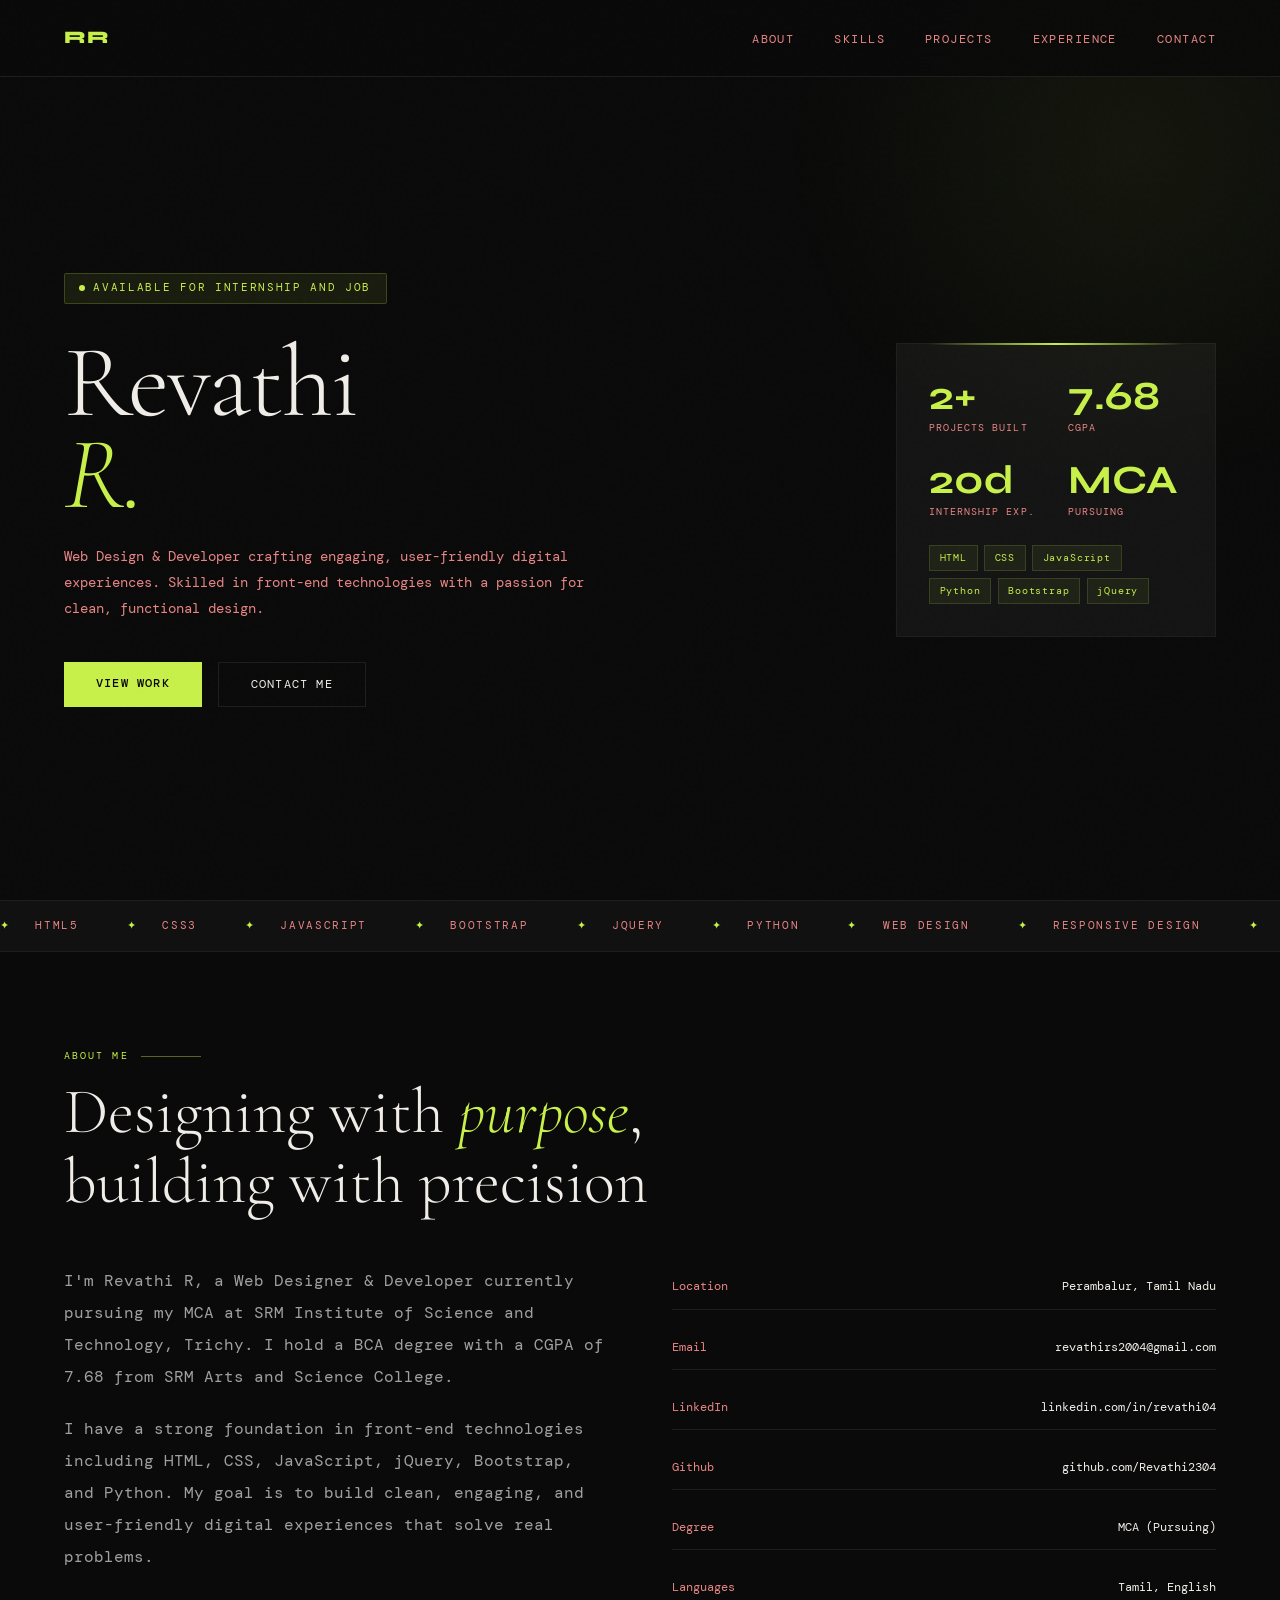
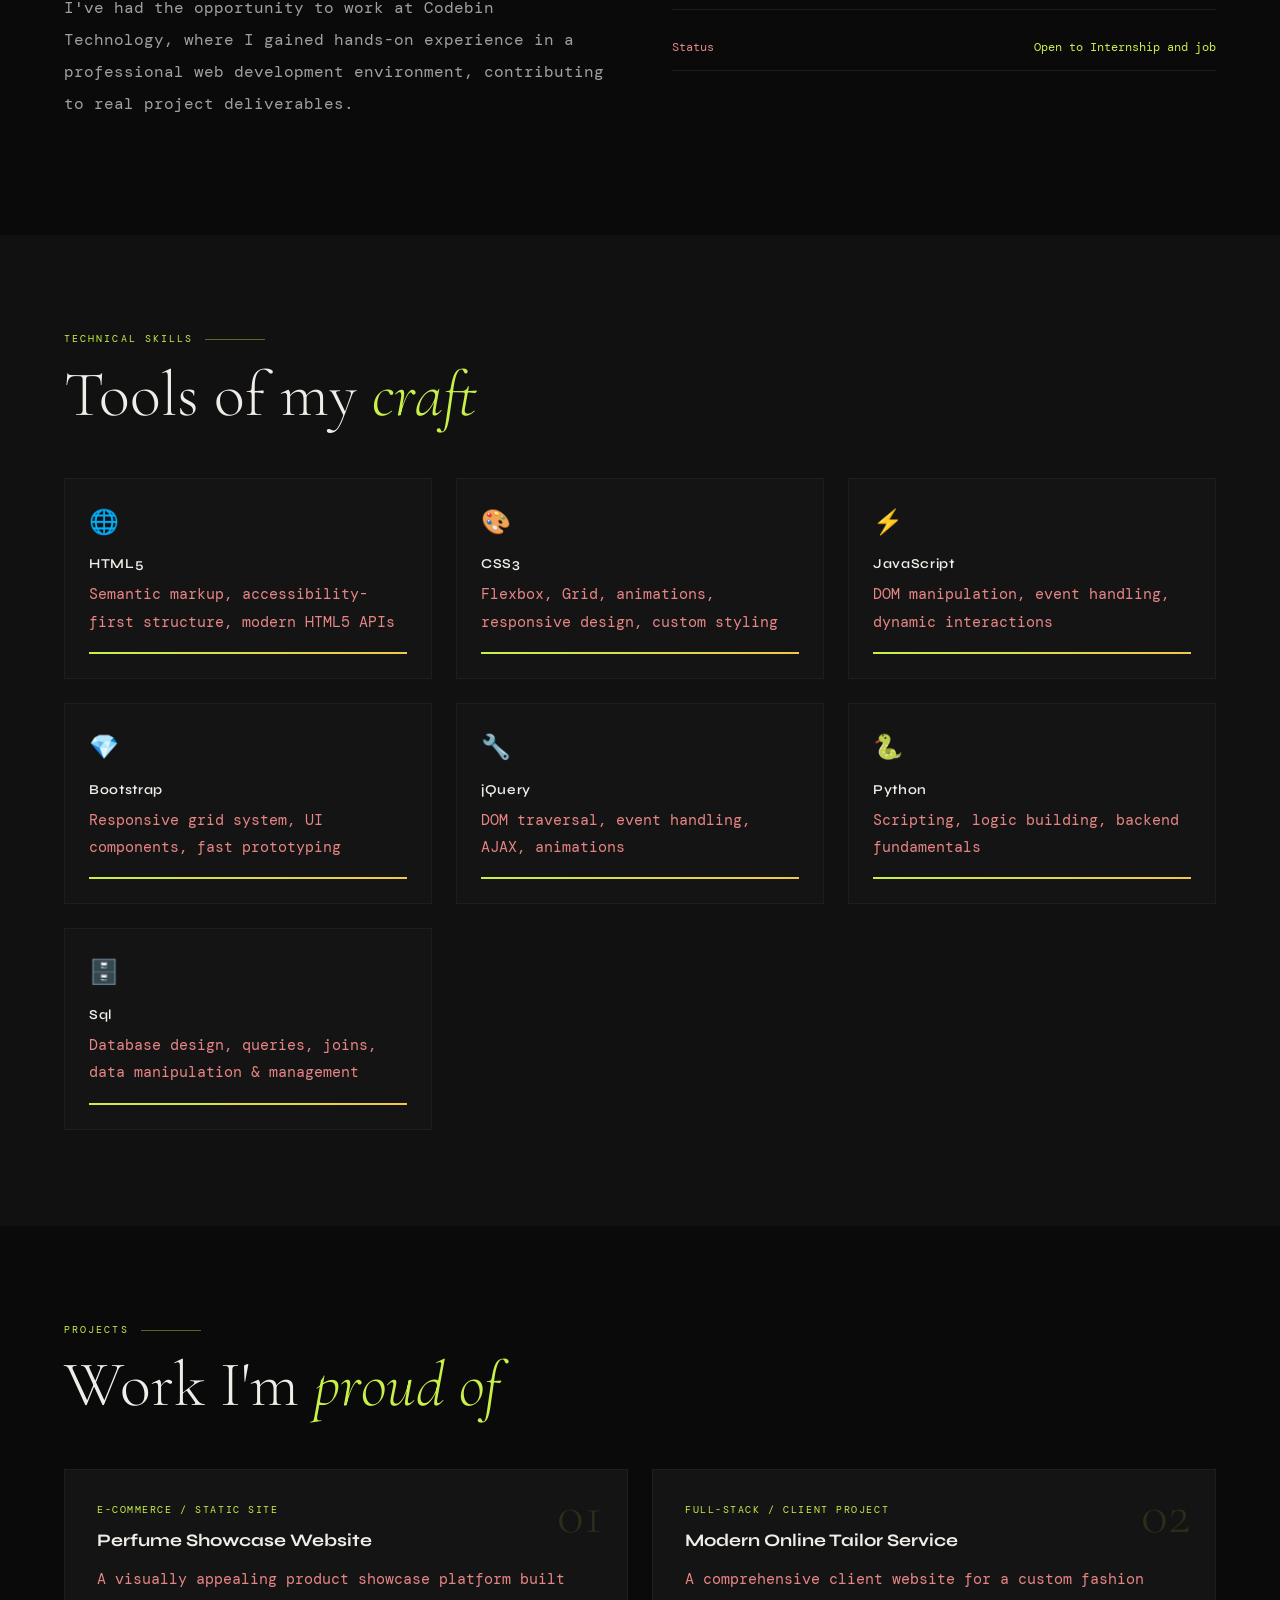
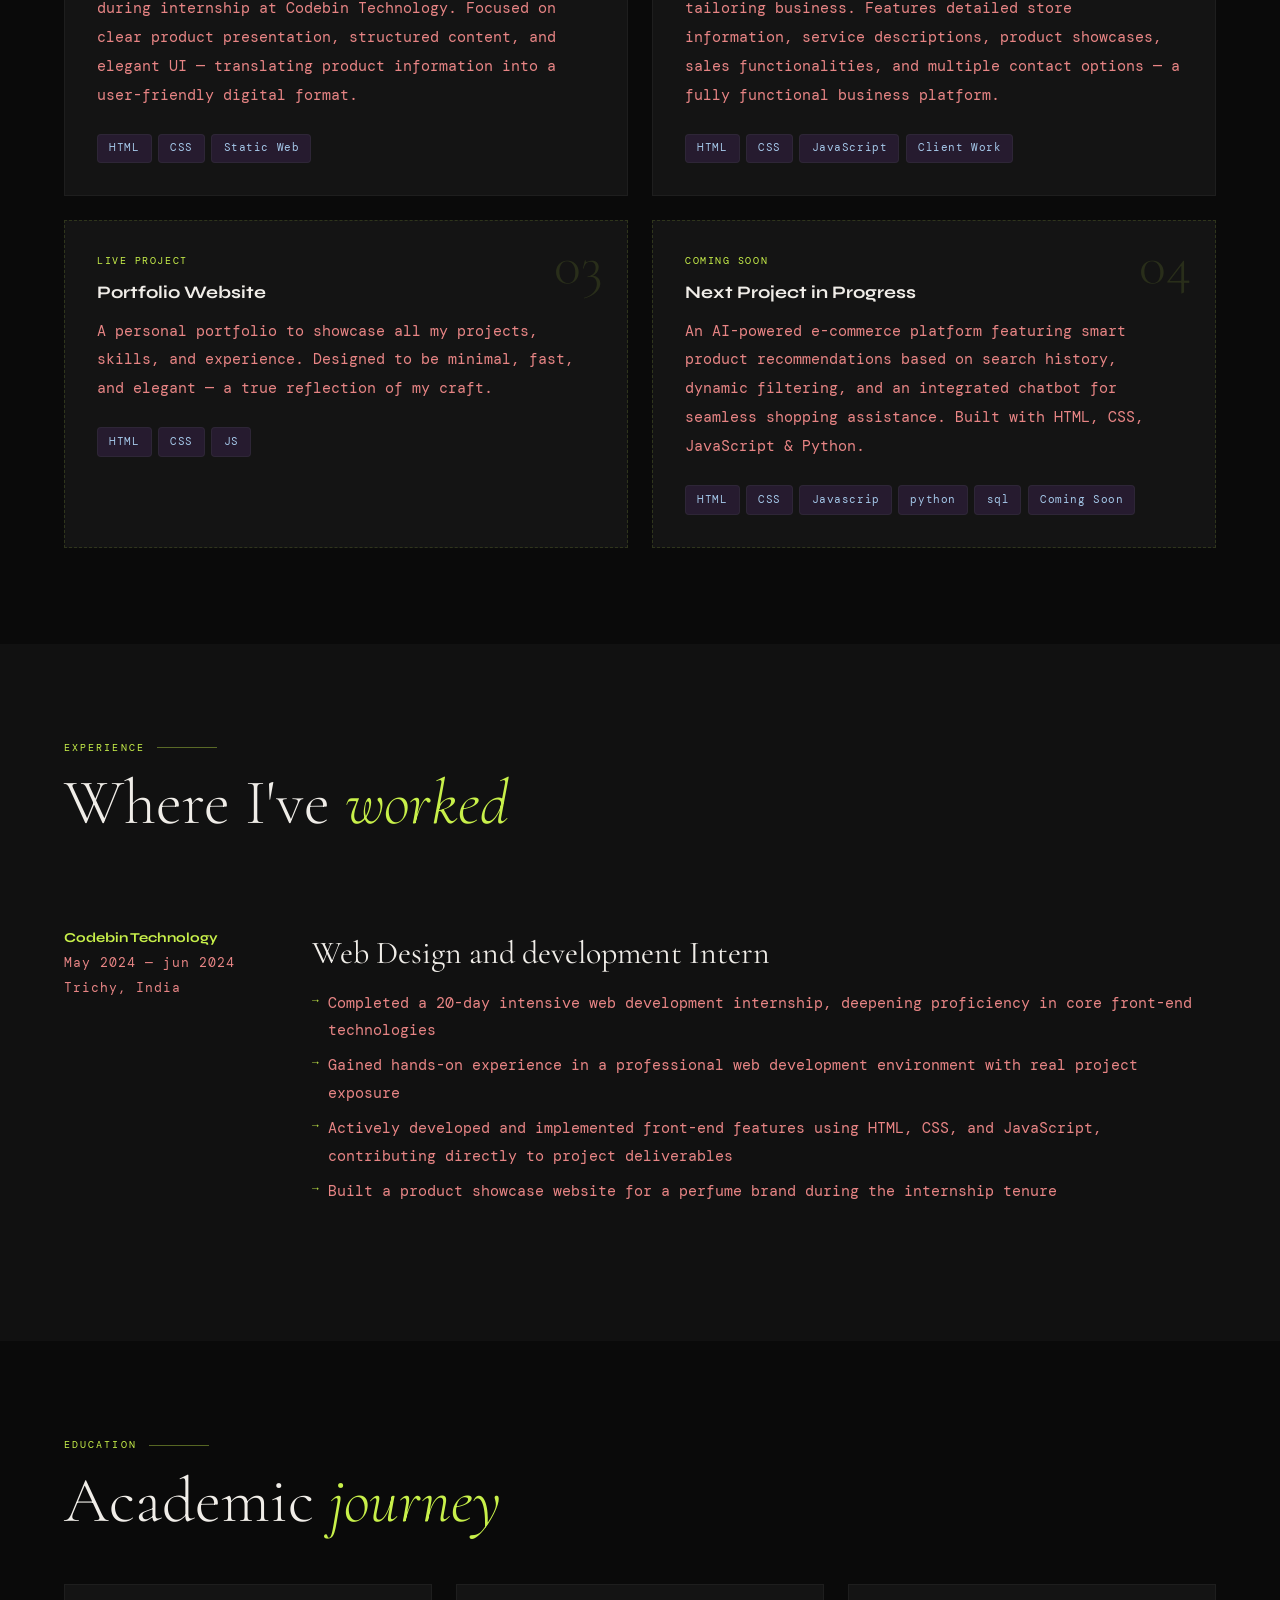
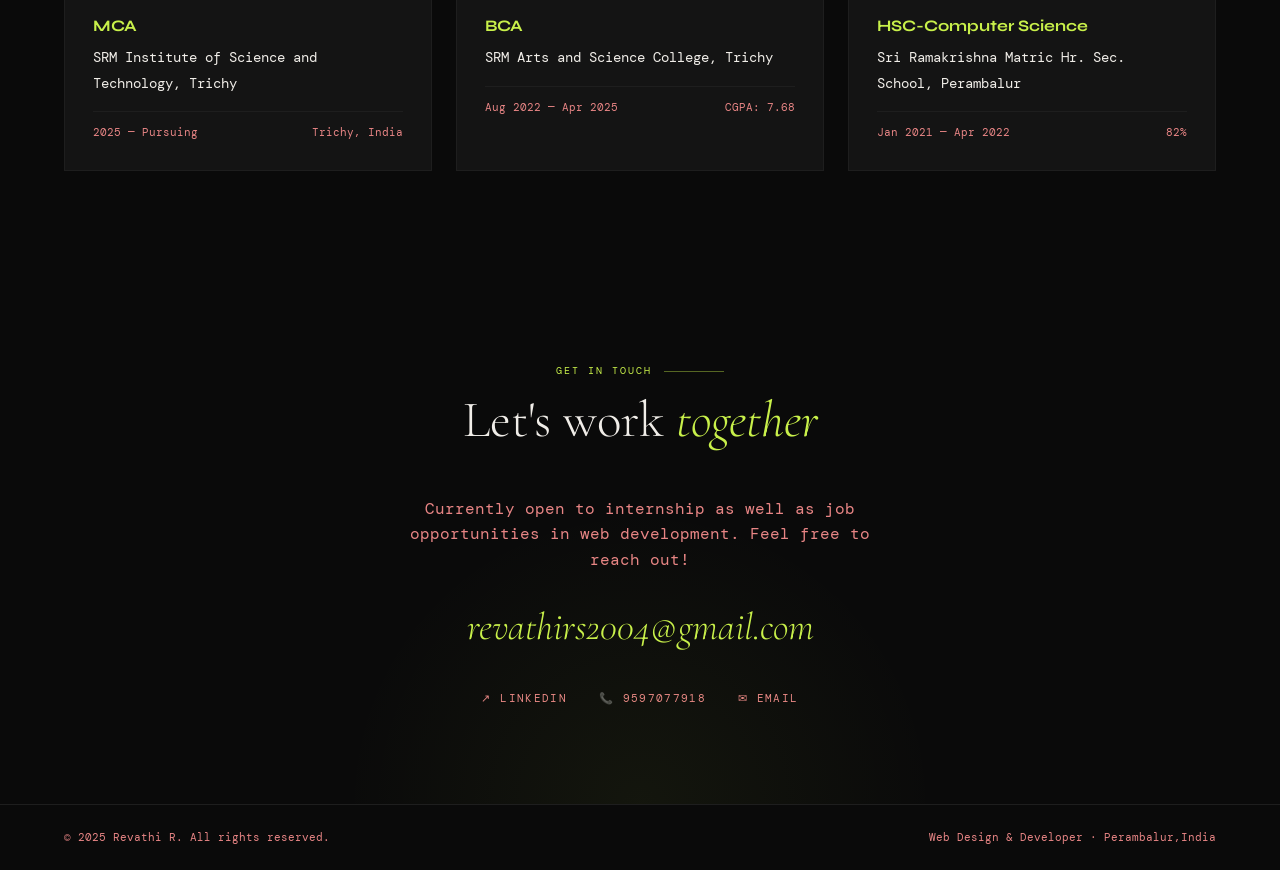
<file: index.html>
<!DOCTYPE html>
<html lang="en">
<head>
<meta charset="UTF-8">
<meta name="viewport" content="width=device-width, initial-scale=1.0">
<title>Revathi R — Web Designer & Developer</title>
<link href="https://fonts.googleapis.com/css2?family=Cormorant+Garamond:ital,wght@0,300;0,400;0,600;1,300;1,400&family=DM+Mono:wght@300;400;500&family=Syne:wght@400;600;700;800&display=swap" rel="stylesheet">
<link rel="stylesheet" href="style.css">
</head>
<body>
<!-- Nav -->
<nav>
  <a href="#" class="nav-logo">RR</a>
  <ul class="nav-links">
    <li><a href="#about">About</a></li>
    <li><a href="#skills">Skills</a></li>
    <li><a href="#projects">Projects</a></li>
    <li><a href="#experience">Experience</a></li>
    <li><a href="#contact">Contact</a></li>
  </ul>
</nav>

<!-- Hero -->
<section class="hero">
  <div class="hero-left">
    <div class="hero-tag">Available for Internship and Job</div>
    <h1 class="hero-name">Revathi<br><span>R.</span></h1>
    <p class="hero-desc">Web Design & Developer crafting engaging, user-friendly digital experiences. Skilled in front-end technologies with a passion for clean, functional design.</p>
    <div class="hero-ctas">
      <a href="#projects" class="btn-primary">View Work</a>
      <a href="#contact" class="btn-outline">Contact Me</a>
    </div>
  </div>
  <div class="hero-right">
    <div class="hero-card">
      <div class="stat-grid">
        <div class="stat-item">
          <div class="stat-num">2+</div>
          <div class="stat-label">Projects Built</div>
        </div>
        <div class="stat-item">
          <div class="stat-num">7.68</div>
          <div class="stat-label">CGPA</div>
        </div>
        <div class="stat-item">
          <div class="stat-num">20d</div>
          <div class="stat-label">Internship Exp.</div>
        </div>
        <div class="stat-item">
          <div class="stat-num">MCA</div>
          <div class="stat-label">Pursuing</div>
        </div>
      </div>
      <div class="skill-tags">
        <span class="skill-tag">HTML</span>
        <span class="skill-tag">CSS</span>
        <span class="skill-tag">JavaScript</span>
        <span class="skill-tag">Python</span>
        <span class="skill-tag">Bootstrap</span>
        <span class="skill-tag">jQuery</span>
      </div>
    </div>
  </div>
</section>

<!-- Marquee -->
<div class="marquee-section">
  <div class="marquee-track">
    <span class="marquee-item"><span>✦</span> HTML5</span>
    <span class="marquee-item"><span>✦</span> CSS3</span>
    <span class="marquee-item"><span>✦</span> JavaScript</span>
    <span class="marquee-item"><span>✦</span> Bootstrap</span>
    <span class="marquee-item"><span>✦</span> jQuery</span>
    <span class="marquee-item"><span>✦</span> Python</span>
    <span class="marquee-item"><span>✦</span> Web Design</span>
    <span class="marquee-item"><span>✦</span> Responsive Design</span>
    <span class="marquee-item"><span>✦</span> UI/UX</span>
    <span class="marquee-item"><span>✦</span> HTML5</span>
    <span class="marquee-item"><span>✦</span> CSS3</span>
    <span class="marquee-item"><span>✦</span> JavaScript</span>
    <span class="marquee-item"><span>✦</span> Bootstrap</span>
    <span class="marquee-item"><span>✦</span> jQuery</span>
    <span class="marquee-item"><span>✦</span> Python</span>
    <span class="marquee-item"><span>✦</span> Web Design</span>
    <span class="marquee-item"><span>✦</span> Responsive Design</span>
    <span class="marquee-item"><span>✦</span> UI/UX</span>
  </div>
</div>

<!-- About -->
<section id="about">
  <div class="section-label">About Me</div>
  <h2 class="section-title">Designing with <em>purpose</em>,<br>building with precision</h2>
  <div class="about-grid reveal">
    <div class="about-text">
      <p>I'm Revathi R, a Web Designer & Developer currently pursuing my MCA at SRM Institute of Science and Technology, Trichy. I hold a BCA degree with a CGPA of 7.68 from SRM Arts and Science College.</p>
      <p>I have a strong foundation in front-end technologies including HTML, CSS, JavaScript, jQuery, Bootstrap, and Python. My goal is to build clean, engaging, and user-friendly digital experiences that solve real problems.</p>
      <p>I've had the opportunity to work at Codebin Technology, where I gained hands-on experience in a professional web development environment, contributing to real project deliverables.</p>
    </div>
    <div class="about-details">
      <div class="detail-row">
        <span class="label">Location</span>
        <span class="value">Perambalur, Tamil Nadu</span>
      </div>
      <div class="detail-row">
        <span class="label">Email</span>
        <span class="value">revathirs2004@gmail.com</span>
      </div>
      <div class="detail-row">
        <span class="label">LinkedIn</span>
        <span class="value">linkedin.com/in/revathi04</span>
      </div>
      <div class="detail-row">
        <span class="label">Github</span>
        <span class="value">github.com/Revathi2304</span>
      </div>
      <div class="detail-row">
        <span class="label">Degree</span>
        <span class="value">MCA (Pursuing)</span>
      </div>
      <div class="detail-row">
        <span class="label">Languages</span>
        <span class="value">Tamil, English</span>
      </div>
      <div class="detail-row">
        <span class="label">Status</span>
        <span class="value" style="color: var(--accent);">Open to Internship and job</span>
      </div>
    </div>
  </div>
</section>

<!-- Skills -->
<section id="skills" class="skills-section">
  <div class="section-label">Technical Skills</div>
  <h2 class="section-title">Tools of my <em>craft</em></h2>
  <div class="skills-grid reveal">
    <div class="skill-card">
      <div class="skill-card-icon">🌐</div>
      <div class="skill-card-name">HTML5</div>
      <div class="skill-card-desc">Semantic markup, accessibility-first structure, modern HTML5 APIs</div>
      <div class="skill-bar-wrap"><div class="skill-bar" style="width:90%"></div></div>
    </div>
    <div class="skill-card">
      <div class="skill-card-icon">🎨</div>
      <div class="skill-card-name">CSS3</div>
      <div class="skill-card-desc">Flexbox, Grid, animations, responsive design, custom styling</div>
      <div class="skill-bar-wrap"><div class="skill-bar" style="width:85%"></div></div>
    </div>
    <div class="skill-card">
      <div class="skill-card-icon">⚡</div>
      <div class="skill-card-name">JavaScript</div>
      <div class="skill-card-desc">DOM manipulation, event handling, dynamic interactions</div>
      <div class="skill-bar-wrap"><div class="skill-bar" style="width:75%"></div></div>
    </div>
    <div class="skill-card">
      <div class="skill-card-icon">💎</div>
      <div class="skill-card-name">Bootstrap</div>
      <div class="skill-card-desc">Responsive grid system, UI components, fast prototyping</div>
      <div class="skill-bar-wrap"><div class="skill-bar" style="width:80%"></div></div>
    </div>
    <div class="skill-card">
      <div class="skill-card-icon">🔧</div>
      <div class="skill-card-name">jQuery</div>
      <div class="skill-card-desc">DOM traversal, event handling, AJAX, animations</div>
      <div class="skill-bar-wrap"><div class="skill-bar" style="width:70%"></div></div>
    </div>
    <div class="skill-card">
      <div class="skill-card-icon">🐍</div>
      <div class="skill-card-name">Python</div>
      <div class="skill-card-desc">Scripting, logic building, backend fundamentals</div>
      <div class="skill-bar-wrap"><div class="skill-bar" style="width:65%"></div></div>
    </div>
    <div class="skill-card">
        <div class="skill-card-icon">🗄️</div>
        <div class="skill-card-name">Sql</div>
        <div class="skill-card-desc">Database design, queries, joins, data manipulation & management</div>
        <div class="skill-bar-wrap"><div class="skill-bar" style="width:65%"></div></div>
      </div>
  </div>
</section>

<!-- Projects -->
<section id="projects">
  <div class="section-label">Projects</div>
  <h2 class="section-title">Work I'm <em>proud of</em></h2>
  <div class="projects-grid reveal">
    <div class="project-card">
      <div class="project-num">01</div>
      <div class="project-type">E-commerce / Static Site</div>
      <div class="project-title">Perfume Showcase Website</div>
      <div class="project-desc">A visually appealing product showcase platform built during internship at Codebin Technology. Focused on clear product presentation, structured content, and elegant UI — translating product information into a user-friendly digital format.</div>
      <div class="project-stack">
        <span class="stack-tag">HTML</span>
        <span class="stack-tag">CSS</span>
        <span class="stack-tag">Static Web</span>
      </div>
    </div>
    <div class="project-card">
      <div class="project-num">02</div>
      <div class="project-type">Full-Stack / Client Project</div>
      <div class="project-title">Modern Online Tailor Service</div>
      <div class="project-desc">A comprehensive client website for a custom fashion tailoring business. Features detailed store information, service descriptions, product showcases, sales functionalities, and multiple contact options — a fully functional business platform.</div>
      <div class="project-stack">
        <span class="stack-tag">HTML</span>
        <span class="stack-tag">CSS</span>
        <span class="stack-tag">JavaScript</span>
        <span class="stack-tag">Client Work</span>
      </div>
    </div>
    <div class="project-card" style="border-style: dashed; border-color: rgba(200,240,74,0.15);">
        <div class="project-num">03</div>
        <div class="project-type">Live Project</div>
        <div class="project-title">Portfolio Website</div>
        <div class="project-desc">A personal portfolio to showcase all my projects, skills, and experience. Designed to be minimal, fast, and elegant — a true reflection of my craft.</div>
        <div class="project-stack">
          <span class="stack-tag">HTML</span>
          <span class="stack-tag">CSS</span>
          <span class="stack-tag">JS</span>
        </div>
      </div>
    <div class="project-card" style="border-style: dashed; border-color: rgba(200,240,74,0.15);">
      <div class="project-num">04</div>
      <div class="project-type">Coming Soon</div>
      <div class="project-title">Next Project in Progress</div>
      <div class="project-desc">An AI-powered e-commerce platform featuring smart product recommendations based on search history, dynamic filtering, and an integrated chatbot for seamless shopping assistance. Built with HTML, CSS, JavaScript & Python.</div>
      <div class="project-stack">
        <span class="stack-tag">HTML</span>
        <span class="stack-tag">CSS</span>
        <span class="stack-tag">Javascrip</span>
        <span class="stack-tag">python</span>
        <span class="stack-tag">sql</span>
        <span class="stack-tag">Coming Soon</span>
      </div>
    </div>
    
  </div>
</section>

<!-- Experience -->
<section id="experience" class="experience-section">
  <div class="section-label">Experience</div>
  <h2 class="section-title">Where I've <em>worked</em></h2>
  <div class="reveal">
    <div class="exp-item">
      <div class="exp-meta">
        <div class="exp-company">Codebin Technology</div>
        <div class="exp-duration">May 2024 — jun 2024</div>
        <div class="exp-duration" style="margin-top:0.3rem">Trichy, India</div>
      </div>
      <div>
        <div class="exp-role">Web Design and development Intern</div>
        <ul class="exp-points">
          <li>Completed a 20-day intensive web development internship, deepening proficiency in core front-end technologies</li>
          <li>Gained hands-on experience in a professional web development environment with real project exposure</li>
          <li>Actively developed and implemented front-end features using HTML, CSS, and JavaScript, contributing directly to project deliverables</li>
          <li>Built a product showcase website for a perfume brand during the internship tenure</li>
        </ul>
      </div>
    </div>
  </div>
</section>

<!-- Education -->
<section id="education">
  <div class="section-label">Education</div>
  <h2 class="section-title">Academic <em>journey</em></h2>
  <div class="edu-grid reveal">
    <div class="edu-card">
      <div class="edu-degree">MCA</div>
      <div class="edu-school">SRM Institute of Science and Technology, Trichy</div>
      <div class="edu-meta">
        <span>2025 — Pursuing</span>
        <span>Trichy, India</span>
      </div>
    </div>
    <div class="edu-card">
      <div class="edu-degree">BCA</div>
      <div class="edu-school">SRM Arts and Science College, Trichy</div>
      <div class="edu-meta">
        <span>Aug 2022 — Apr 2025</span>
        <span>CGPA: 7.68</span>
      </div>
    </div>
    <div class="edu-card">
      <div class="edu-degree">HSC-Computer Science</div>
      <div class="edu-school">Sri Ramakrishna Matric Hr. Sec. School, Perambalur</div>
      <div class="edu-meta">
        <span>Jan 2021 — Apr 2022</span>
        <span>82%</span>
      </div>
    </div>
  </div>
</section>

<!-- Contact -->
<section id="contact" class="contact-section">
  <div class="section-label" style="justify-content:center">Get In Touch</div>
  <h2 class="section-title" style="font-size:clamp(2rem,4vw,3.5rem)">Let's work <em>together</em></h2>
  <p style="color:var(--muted);font-size:1rem;max-width:500px;margin:0 auto">Currently open to internship as well as job  opportunities in web development. Feel free to reach out!</p>
  <a href="mailto:revathirs2004@gmail.com" class="contact-email">revathirs2004@gmail.com</a>
  <div class="contact-links">
<a href="https://www.linkedin.com/" class="contact-link" target="_blank" rel="noopener noreferrer">
  ↗ LinkedIn </a>
    <a href="tel:9597077918" class="contact-link">📞 9597077918</a>
    <a href="mailto:revathirs2004@gmail.com" class="contact-link">✉ Email </a>
  </div>
</section>

<!-- Footer -->
<footer>
  <span>© 2025 Revathi R. All rights reserved.</span>
  <span>Web Design & Developer · Perambalur,India</span>
</footer>

<script>
  // Scroll reveal
  const observer = new IntersectionObserver(entries => {
    entries.forEach(e => { if (e.isIntersecting) e.target.classList.add('visible'); });
  }, { threshold: 0.1 });

  document.querySelectorAll('.reveal').forEach(el => observer.observe(el));
</script>
</body>
</html>
</file>
<file: style.css>
:root {
    --bg: #0a0a0a;
    --surface: #111111;
    --border: #1e1e1e;
    --accent: #c8f04a;
    --accent2: #f0c84a;
    --text: #f0ede8;
    --muted: #e88585;
    --card: #141414;
  }

  *, *::before, *::after { box-sizing: border-box; margin: 0; padding: 0; }

  html { scroll-behavior: smooth; }

  body {
    background: var(--bg);
    color: var(--text);
    font-family: 'DM Mono', monospace;
    font-size: 14px;
    line-height: 1.6;
    overflow-x: hidden;
    
  }

  

  /* Noise overlay */
  body::before {
    content: '';
    position: fixed;
    inset: 0;
    background-image: url("data:image/svg+xml,%3Csvg viewBox='0 0 256 256' xmlns='http://www.w3.org/2000/svg'%3E%3Cfilter id='noise'%3E%3CfeTurbulence type='fractalNoise' baseFrequency='0.9' numOctaves='4' stitchTiles='stitch'/%3E%3C/filter%3E%3Crect width='100%25' height='100%25' filter='url(%23noise)' opacity='0.03'/%3E%3C/svg%3E");
    pointer-events: none;
    z-index: 100;
    opacity: 0.4;
  }

  /* Nav */
  nav {
    position: fixed;
    top: 0; left: 0; right: 0;
    z-index: 50;
    display: flex;
    justify-content: space-between;
    align-items: center;
    padding: 1.5rem 4rem;
    background: rgba(10,10,10,0.85);
    backdrop-filter: blur(20px);
    border-bottom: 1px solid var(--border);
  }

  .nav-logo {
    font-family: 'Syne', sans-serif;
    font-weight: 800;
    font-size: 1.1rem;
    color: var(--accent);
    letter-spacing: 0.05em;
    text-decoration: none;
  }

  .nav-links {
    display: flex;
    gap: 2.5rem;
    list-style: none;
  }

  .nav-links a {
    color: var(--muted);
    text-decoration: none;
    font-size: 0.75rem;
    letter-spacing: 0.12em;
    text-transform: uppercase;
    transition: color 0.2s;
  }

  .nav-links a:hover { color: var(--accent); }

  /* Hero */
  .hero {
    min-height: 100vh;
    display: grid;
    grid-template-columns: 1fr 1fr;
    align-items: center;
    padding: 0 4rem;
    padding-top: 5rem;
    position: relative;
    overflow: hidden;
  }

  .hero::after {
    content: '';
    position: absolute;
    top: -200px; right: -200px;
    width: 700px; height: 700px;
    background: radial-gradient(circle, rgba(200,240,74,0.06) 0%, transparent 70%);
    pointer-events: none;
  }

  .hero-tag {
    display: inline-flex;
    align-items: center;
    gap: 0.5rem;
    background: rgba(200,240,74,0.08);
    border: 1px solid rgba(200,240,74,0.2);
    color: var(--accent);
    padding: 0.35rem 0.9rem;
    border-radius: 2px;
    font-size: 0.7rem;
    letter-spacing: 0.15em;
    text-transform: uppercase;
    margin-bottom: 2rem;
    animation: fadeUp 0.6s ease both;
  }

  .hero-tag::before {
    content: '';
    width: 6px; height: 6px;
    background: var(--accent);
    border-radius: 50%;
    animation: pulse 2s infinite;
  }

  @keyframes pulse {
    0%, 100% { opacity: 1; transform: scale(1); }
    50% { opacity: 0.4; transform: scale(0.8); }
  }

  .hero-name {
    font-family: 'Cormorant Garamond', serif;
    font-size: clamp(4rem, 8vw, 7rem);
    font-weight: 300;
    line-height: 0.9;
    letter-spacing: -0.02em;
    margin-bottom: 1.5rem;
    animation: fadeUp 0.6s 0.1s ease both;
  }

  .hero-name span {
    font-style: italic;
    color: var(--accent);
  }

  .hero-desc {
    color: var(--muted);
    font-size: 0.9rem;
    line-height: 1.8;
    max-width: 520px;
    margin-bottom: 2.5rem;
    animation: fadeUp 0.6s 0.2s ease both;
  }

  .hero-ctas {
    display: flex;
    gap: 1rem;
    animation: fadeUp 0.6s 0.3s ease both;
  }

  .btn-primary {
    background: var(--accent);
    color: #0a0a0a;
    padding: 0.75rem 2rem;
    font-family: 'DM Mono', monospace;
    font-size: 0.75rem;
    letter-spacing: 0.1em;
    text-transform: uppercase;
    border: none;
    text-decoration: none;
    transition: all 0.2s;
    font-weight: 500;
  }

  .btn-primary:hover { background: var(--accent2); transform: translateY(-2px); }

  .btn-outline {
    background: transparent;
    color: var(--text);
    padding: 0.75rem 2rem;
    font-family: 'DM Mono', monospace;
    font-size: 0.75rem;
    letter-spacing: 0.1em;
    text-transform: uppercase;
    border: 1px solid var(--border);
    text-decoration: none;
    transition: all 0.2s;
  }

  .btn-outline:hover { border-color: var(--accent); color: var(--accent); }

  /* Hero right side */
  .hero-right {
    display: flex;
    justify-content: flex-end;
    align-items: center;
    position: relative;
    animation: fadeUp 0.6s 0.4s ease both;
  }

  .hero-card {
    background: var(--card);
    border: 1px solid var(--border);
    padding: 2rem;
    width: 320px;
    position: relative;
  }

  .hero-card::before {
    content: '';
    position: absolute;
    top: -1px; left: 2rem; right: 2rem;
    height: 2px;
    background: linear-gradient(90deg, transparent, var(--accent), transparent);
  }

  .stat-grid {
    display: grid;
    grid-template-columns: 1fr 1fr;
    gap: 1.5rem;
    margin-bottom: 1.5rem;
  }

  .stat-item { }
  .stat-num {
    font-family: 'Syne', sans-serif;
    font-size: 2.5rem;
    font-weight: 700;
    color: var(--accent);
    line-height: 1;
  }
  .stat-label {
    font-size: 0.65rem;
    color: var(--muted);
    letter-spacing: 0.1em;
    text-transform: uppercase;
    margin-top: 0.25rem;
  }

  .skill-tags {
    display: flex;
    flex-wrap: wrap;
    gap: 0.4rem;
  }

  .skill-tag {
    background: rgba(200,240,74,0.06);
    border: 1px solid rgba(200,240,74,0.15);
    color: var(--accent);
    padding: 0.25rem 0.6rem;
    font-size: 0.65rem;
    letter-spacing: 0.08em;
  }

  @keyframes fadeUp {
    from { opacity: 0; transform: translateY(20px); }
    to { opacity: 1; transform: translateY(0); }
  }

  /* Marquee */
  .marquee-section {
    border-top: 1px solid var(--border);
    border-bottom: 1px solid var(--border);
    padding: 1rem 0;
    overflow: hidden;
    background: var(--surface);
  }

  .marquee-track {
    display: flex;
    gap: 3rem;
    animation: marquee 20s linear infinite;
    white-space: nowrap;
  }

  .marquee-item {
    font-size: 0.7rem;
    letter-spacing: 0.15em;
    text-transform: uppercase;
    color: var(--muted);
    flex-shrink: 0;
  }

  .marquee-item span { color: var(--accent); margin-right: 1rem; }

  @keyframes marquee {
    from { transform: translateX(0); }
    to { transform: translateX(-50%); }
  }

  /* Sections */
  section { padding: 6rem 4rem; }

  .section-label {
    font-size: 0.65rem;
    letter-spacing: 0.2em;
    text-transform: uppercase;
    color: var(--accent);
    margin-bottom: 0.75rem;
    display: flex;
    align-items: center;
    gap: 0.75rem;
  }

  .section-label::after {
    content: '';
    flex: 1;
    max-width: 60px;
    height: 1px;
    background: var(--accent);
    opacity: 0.4;
  }

  .section-title {
    font-family: 'Cormorant Garamond', serif;
    font-size: clamp(2.5rem, 5vw, 4rem);
    font-weight: 300;
    line-height: 1.1;
    margin-bottom: 3rem;
  }

  .section-title em {
    font-style: italic;
    color: var(--accent);
  }

  /* About */
  .about-grid {
    display: grid;
    grid-template-columns: 1fr 1fr;
    gap: 4rem;
    align-items: start;
  }

  .about-text {
    color: #a0a0a0;
    font-size: 1rem;
    line-height: 2;
  }

  .about-text p { margin-bottom: 1.2rem; }

  .about-details {
    display: flex;
    flex-direction: column;
    gap: 1rem;
  }

  .detail-row {
    display: flex;
    justify-content: space-between;
    align-items: center;
    padding: 0.75rem 0;
    border-bottom: 1px solid var(--border);
    font-size: 0.75rem;
  }

  .detail-row .label { color: var(--muted); }
  .detail-row .value { color: var(--text); }

  /* Skills */
  .skills-section { background: var(--surface); }

  .skills-grid {
    display: grid;
    grid-template-columns: repeat(3, 1fr);
    gap: 1.5rem;
  }

  .skill-card {
    background: var(--card);
    border: 1px solid var(--border);
    padding: 1.5rem;
    position: relative;
    transition: border-color 0.2s, transform 0.2s;
  }

  .skill-card:hover {
    border-color: rgba(200,240,74,0.3);
    transform: translateY(-4px);
  }

  .skill-card-icon {
    font-size: 1.5rem;
    margin-bottom: 0.75rem;
  }

  .skill-card-name {
    font-family: 'Syne', sans-serif;
    font-size: 0.85rem;
    font-weight: 600;
    margin-bottom: 0.4rem;
    letter-spacing: 0.05em;
  }

  .skill-card-desc {
    font-size: 0.95rem;
    color: #e88585;
    line-height: 1.8;
  }

  .skill-bar-wrap {
    margin-top: 1rem;
    height: 2px;
    background: var(--border);
  }

  .skill-bar {
     height: 100%;
    width: 100% !important;
    background: linear-gradient(90deg, var(--accent), var(--accent2));
    transition: width 1s ease;
}
  

  /* Projects */
  .projects-grid {
    display: grid;
    grid-template-columns: 1fr 1fr;
    gap: 1.5rem;
  }

  .project-card {
    background: var(--card);
    border: 1px solid var(--border);
    padding: 2rem;
    position: relative;
    transition: all 0.3s;
    overflow: hidden;
  }

  .project-card::before {
    content: '';
    position: absolute;
    inset: 0;
    background: linear-gradient(135deg, rgba(200,240,74,0.04), transparent);
    opacity: 0;
    transition: opacity 0.3s;
  }

  .project-card:hover::before { opacity: 1; }
  .project-card:hover { border-color: rgba(200,240,74,0.25); transform: translateY(-4px); }

  .project-num {
    font-family: 'Cormorant Garamond', serif;
    font-size: 3.5rem;
    font-weight: 300;
    color: rgba(200,240,74,0.12);
    position: absolute;
    top: 1rem; right: 1.5rem;
    line-height: 1;
  }

  .project-type {
    font-size: 0.65rem;
    letter-spacing: 0.15em;
    text-transform: uppercase;
    color: var(--accent);
    margin-bottom: 0.75rem;
  }

  .project-title {
    font-family: 'Syne', sans-serif;
    font-size: 1.1rem;
    font-weight: 700;
    margin-bottom: 0.75rem;
    line-height: 1.3;
  }

  .project-desc {
    font-size: 0.95rem;
    color: var(--muted);
    line-height: 1.9;
    margin-bottom: 1.5rem;
  }

  .project-stack {
    display: flex;
    flex-wrap: wrap;
    gap: 0.4rem;
  }

  .stack-tag {
    background: rgba(168, 85, 247, 0.12);
    border: 1px solid rgba(50, 42, 58, 0.742);
    color: #a4c7e8;
    padding: 0.3rem 0.7rem;
    font-size: 0.7rem;
    letter-spacing: 0.05em;
    border-radius: 4px;
  }

  /* Experience */
  .experience-section { background: var(--surface); }

  .exp-item {
    display: grid;
    grid-template-columns: 200px 1fr;
    gap: 3rem;
    padding: 2.5rem 0;
    border-bottom: 1px solid var(--border);
    align-items: start;
  }

  .exp-item:last-child { border-bottom: none; }

  .exp-meta { }
  .exp-company {
    font-family: 'Syne', sans-serif;
    font-size: 0.85rem;
    font-weight: 700;
    color: var(--accent);
    margin-bottom: 0.3rem;
  }
  .exp-duration {
    font-size: 0.80rem;
    color: var(--muted);
    letter-spacing: 0.08em;
    
  }

  .exp-role {
    font-family: 'Cormorant Garamond', serif;
    font-size: 2rem;
    font-weight: 400;
    margin-bottom: 0.75rem;
  }

  .exp-points {
    list-style: none;
    display: flex;
    flex-direction: column;
    gap: 0.5rem;
  }

  .exp-points li {
    font-size: 0.95rem;
    color: var(--muted);
    line-height: 1.8;
    padding-left: 1rem;
    position: relative;
  }

  .exp-points li::before {
    content: '→';
    position: absolute;
    left: 0;
    color: var(--accent);
    font-size: 0.7rem;
  }

  /* Education */
  .edu-grid {
    display: grid;
    grid-template-columns: repeat(3, 1fr);
    gap: 1.5rem;
  }

  .edu-card {
    background: var(--card);
    border: 1px solid var(--border);
    padding: 1.75rem;
    transition: all 0.2s;
  }

  .edu-card:hover { border-color: rgba(200,240,74,0.3); }

  .edu-degree {
    font-family: 'Syne', sans-serif;
    font-size: 1rem;
    font-weight: 700;
    margin-bottom: 0.4rem;
    color: var(--accent);
  }

  .edu-school {
    font-size: 0.90rem;
    color: var(--text);
    margin-bottom: 0.9rem;
    line-height: 1.8;
  }

  .edu-meta {
    display: flex;
    justify-content: space-between;
    font-size: 0.68rem;
    color: var(--muted);
    border-top: 1px solid var(--border);
    padding-top: 0.75rem;
    margin-top: 0.75rem;
  }

  /* Contact */
  .contact-section {
    text-align: center;
    padding: 6rem 4rem;
    position: relative;
    overflow: hidden;
  }

  .contact-section::before {
    content: '';
    position: absolute;
    bottom: -300px; left: 50%;
    transform: translateX(-50%);
    width: 600px; height: 600px;
    background: radial-gradient(circle, rgba(200,240,74,0.05) 0%, transparent 70%);
  }

  .contact-email {
    font-family: 'Cormorant Garamond', serif;
    font-size: clamp(1.5rem, 3vw, 2.5rem);
    font-weight: 300;
    font-style: italic;
    color: var(--accent);
    display: block;
    margin: 1.5rem 0;
    text-decoration: none;
    transition: opacity 0.2s;
  }

  .contact-email:hover { opacity: 0.7; }

  .contact-links {
    display: flex;
    justify-content: center;
    gap: 2rem;
    margin-top: 2rem;
  }

  .contact-link {
    font-size: 0.7rem;
    letter-spacing: 0.12em;
    text-transform: uppercase;
    color: var(--muted);
    text-decoration: none;
    transition: color 0.2s;
    display: flex;
    align-items: center;
    gap: 0.4rem;
  }

  .contact-link:hover { color: var(--accent); }

  /* Footer */
  footer {
    border-top: 1px solid var(--border);
    padding: 1.5rem 4rem;
    display: flex;
    justify-content: space-between;
    align-items: center;
  }

  footer span { font-size: 0.68rem; color: var(--muted); }

  /* Scroll animations */
  .reveal {
    opacity: 0;
    transform: translateY(24px);
    transition: all 0.7s cubic-bezier(0.16, 1, 0.3, 1);
  }

  .reveal.visible {
    opacity: 1;
    transform: translateY(0);
  }

  @media (max-width: 768px) {
    nav { padding: 1rem 1.5rem; }
    .hero { grid-template-columns: 1fr; padding: 1.5rem; padding-top: 6rem; }
    .hero-right { display: none; }
    section { padding: 4rem 1.5rem; }
    .about-grid, .projects-grid, .skills-grid, .edu-grid { grid-template-columns: 1fr; }
    .exp-item { grid-template-columns: 1fr; gap: 1rem; }
    footer { flex-direction: column; gap: 0.5rem; text-align: center; }
  }
</file>
